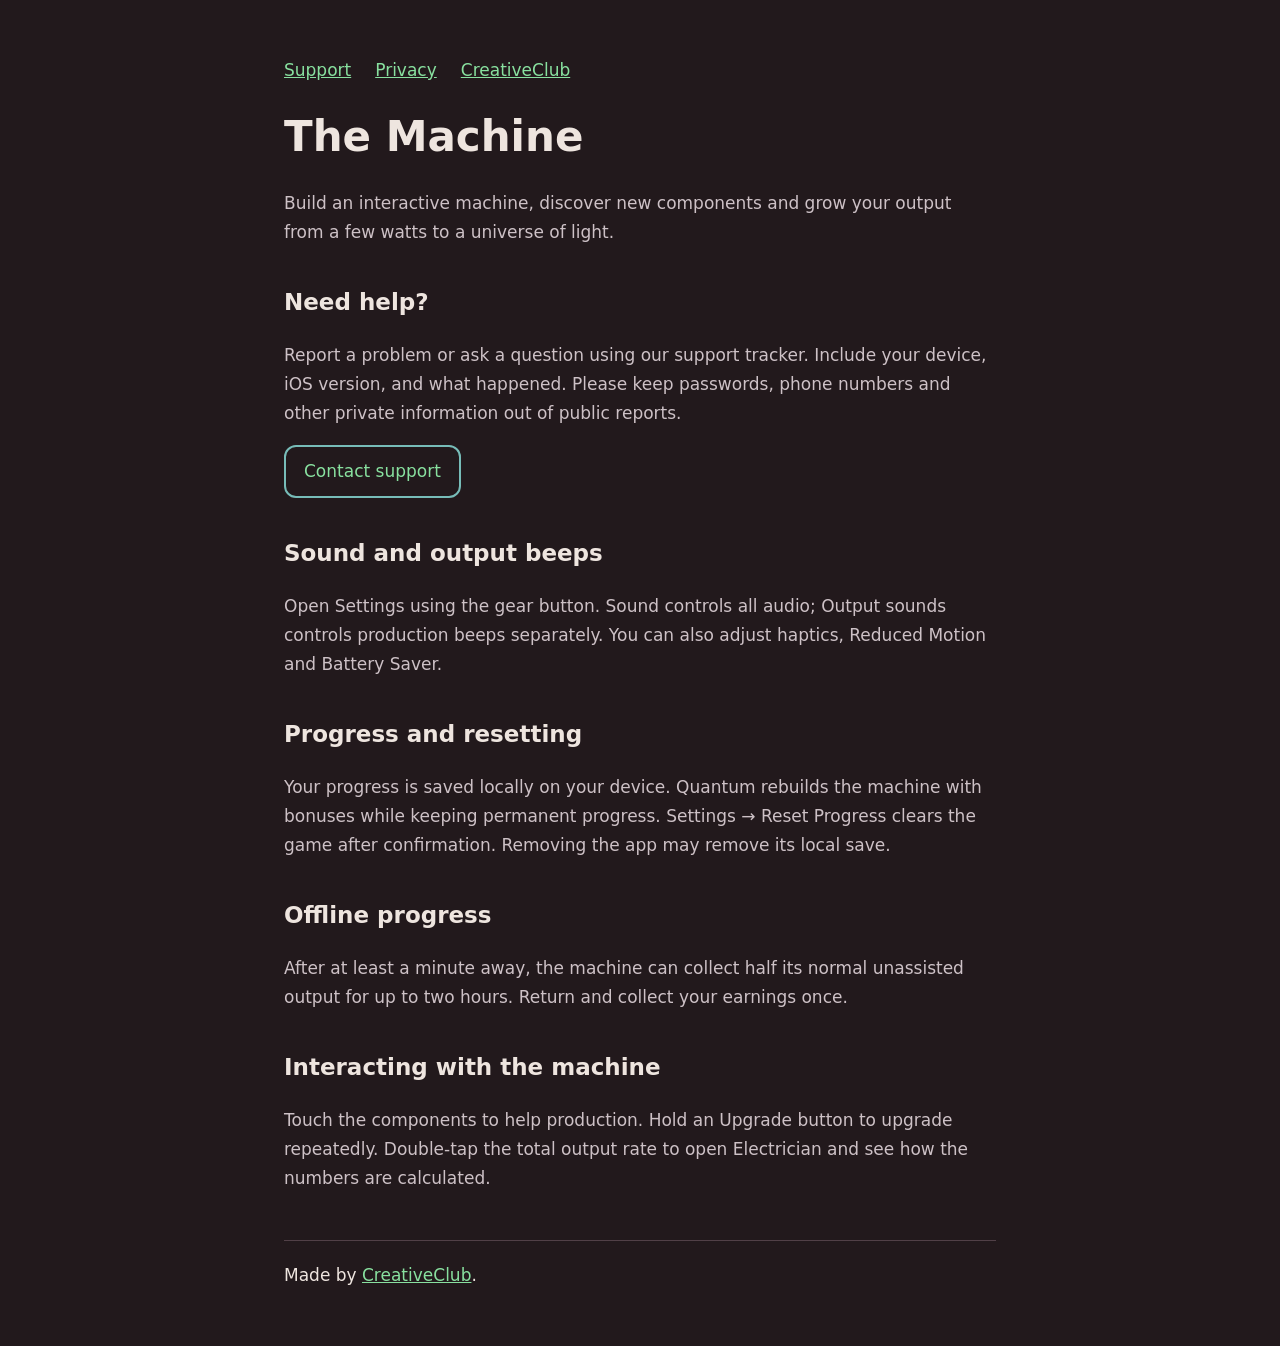
<file: index.html>
<!doctype html><html lang="en"><meta charset="utf-8"><meta name="viewport" content="width=device-width,initial-scale=1"><title>The Machine · Support</title><link rel="stylesheet" href="style.css"><main><nav><a href="./">Support</a><a href="privacy.html">Privacy</a><a href="https://creativeclub.dev">CreativeClub</a></nav><h1>The Machine</h1><p>Build an interactive machine, discover new components and grow your output from a few watts to a universe of light.</p><h2>Need help?</h2><p>Report a problem or ask a question using our support tracker. Include your device, iOS version, and what happened. Please keep passwords, phone numbers and other private information out of public reports.</p><a class="button" href="https://github.com/yaosamo/WattMachine-support/issues/new">Contact support</a><h2>Sound and output beeps</h2><p>Open Settings using the gear button. Sound controls all audio; Output sounds controls production beeps separately. You can also adjust haptics, Reduced Motion and Battery Saver.</p><h2>Progress and resetting</h2><p>Your progress is saved locally on your device. Quantum rebuilds the machine with bonuses while keeping permanent progress. Settings → Reset Progress clears the game after confirmation. Removing the app may remove its local save.</p><h2>Offline progress</h2><p>After at least a minute away, the machine can collect half its normal unassisted output for up to two hours. Return and collect your earnings once.</p><h2>Interacting with the machine</h2><p>Touch the components to help production. Hold an Upgrade button to upgrade repeatedly. Double-tap the total output rate to open Electrician and see how the numbers are calculated.</p><footer>Made by <a href="https://creativeclub.dev">CreativeClub</a>.</footer></main></html>
</file>
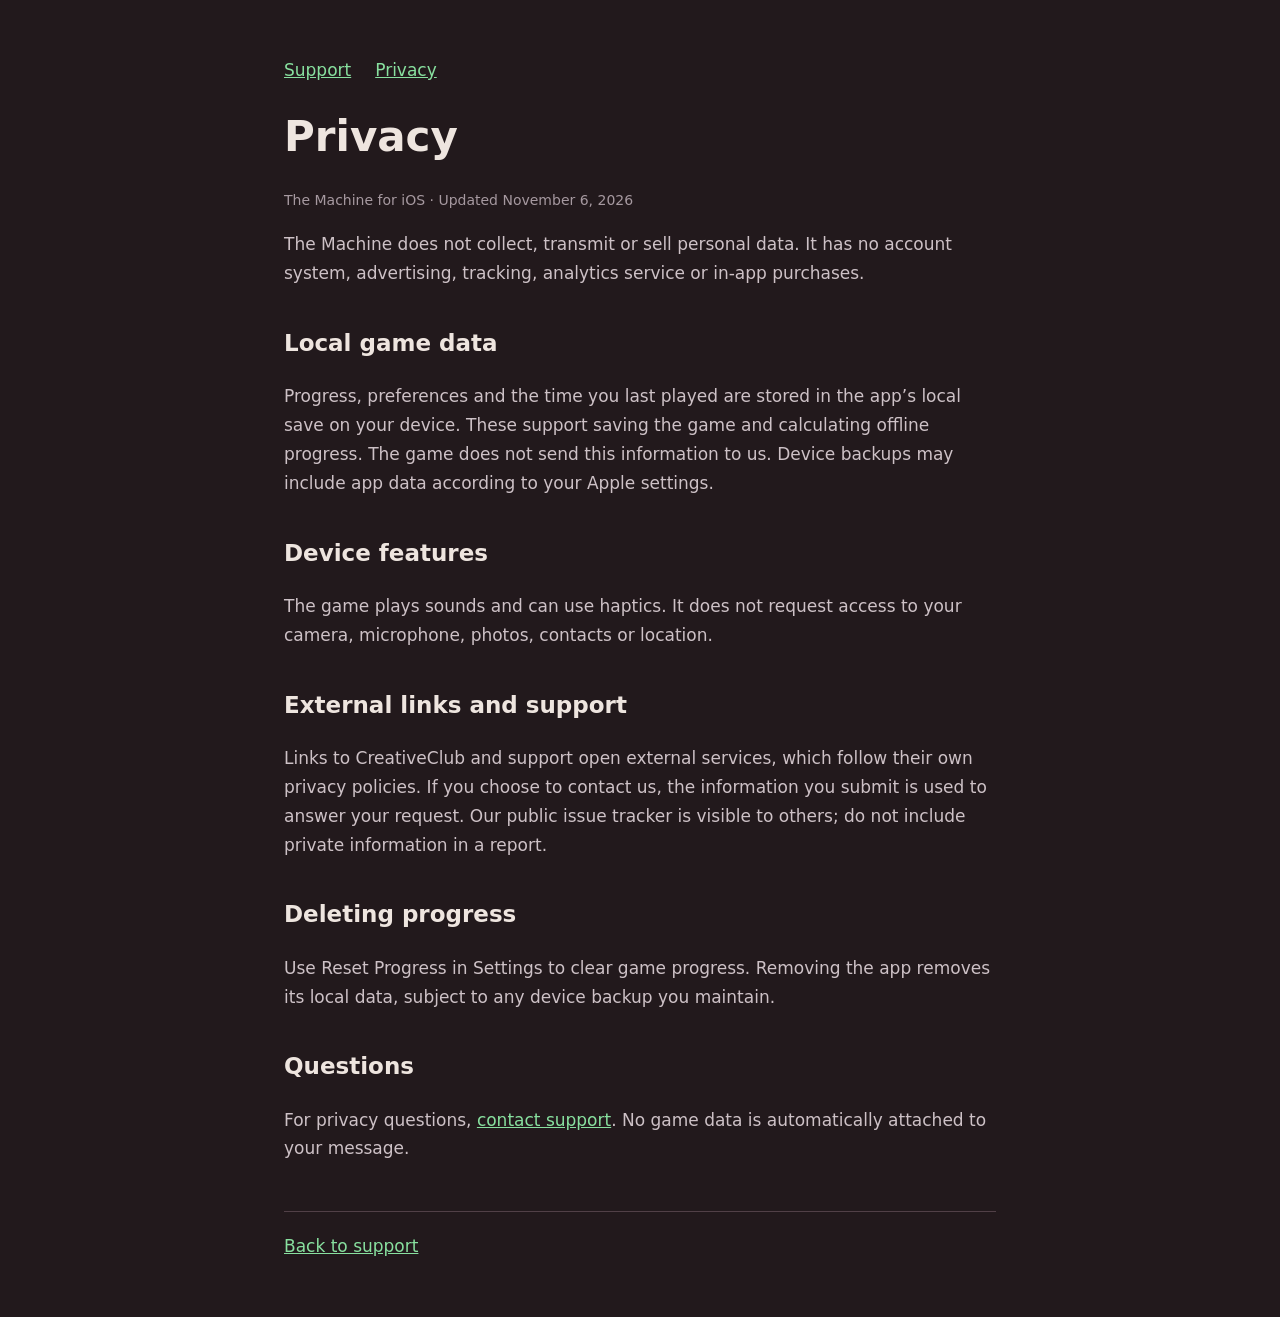
<file: privacy.html>
<!doctype html><html lang="en"><meta charset="utf-8"><meta name="viewport" content="width=device-width,initial-scale=1"><title>The Machine · Privacy</title><link rel="stylesheet" href="style.css"><main><nav><a href="./">Support</a><a href="privacy.html">Privacy</a></nav><h1>Privacy</h1><p class="small">The Machine for iOS · Updated November 6, 2026</p><p>The Machine does not collect, transmit or sell personal data. It has no account system, advertising, tracking, analytics service or in-app purchases.</p><h2>Local game data</h2><p>Progress, preferences and the time you last played are stored in the app’s local save on your device. These support saving the game and calculating offline progress. The game does not send this information to us. Device backups may include app data according to your Apple settings.</p><h2>Device features</h2><p>The game plays sounds and can use haptics. It does not request access to your camera, microphone, photos, contacts or location.</p><h2>External links and support</h2><p>Links to CreativeClub and support open external services, which follow their own privacy policies. If you choose to contact us, the information you submit is used to answer your request. Our public issue tracker is visible to others; do not include private information in a report.</p><h2>Deleting progress</h2><p>Use Reset Progress in Settings to clear game progress. Removing the app removes its local data, subject to any device backup you maintain.</p><h2>Questions</h2><p>For privacy questions, <a href="https://github.com/yaosamo/WattMachine-support/issues/new">contact support</a>. No game data is automatically attached to your message.</p><footer><a href="./">Back to support</a></footer></main></html>
</file>
<file: style.css>
:root{color-scheme:dark}*{box-sizing:border-box}body{margin:0;background:#22191c;color:#eee5df;font:17px/1.7 system-ui,sans-serif}main{max-width:760px;margin:auto;padding:56px 24px}a{color:#88e09f}nav{display:flex;gap:24px;flex-wrap:wrap}h1{font-size:42px;line-height:1.15}h2{font-size:23px;margin-top:36px}p,li{color:#cdc1c6}.small{font-size:14px;color:#a699a0}.button{display:inline-block;border:2px solid #77bcb8;border-radius:12px;padding:10px 18px;text-decoration:none}footer{margin-top:48px;border-top:1px solid #514047;padding-top:20px}
</file>
